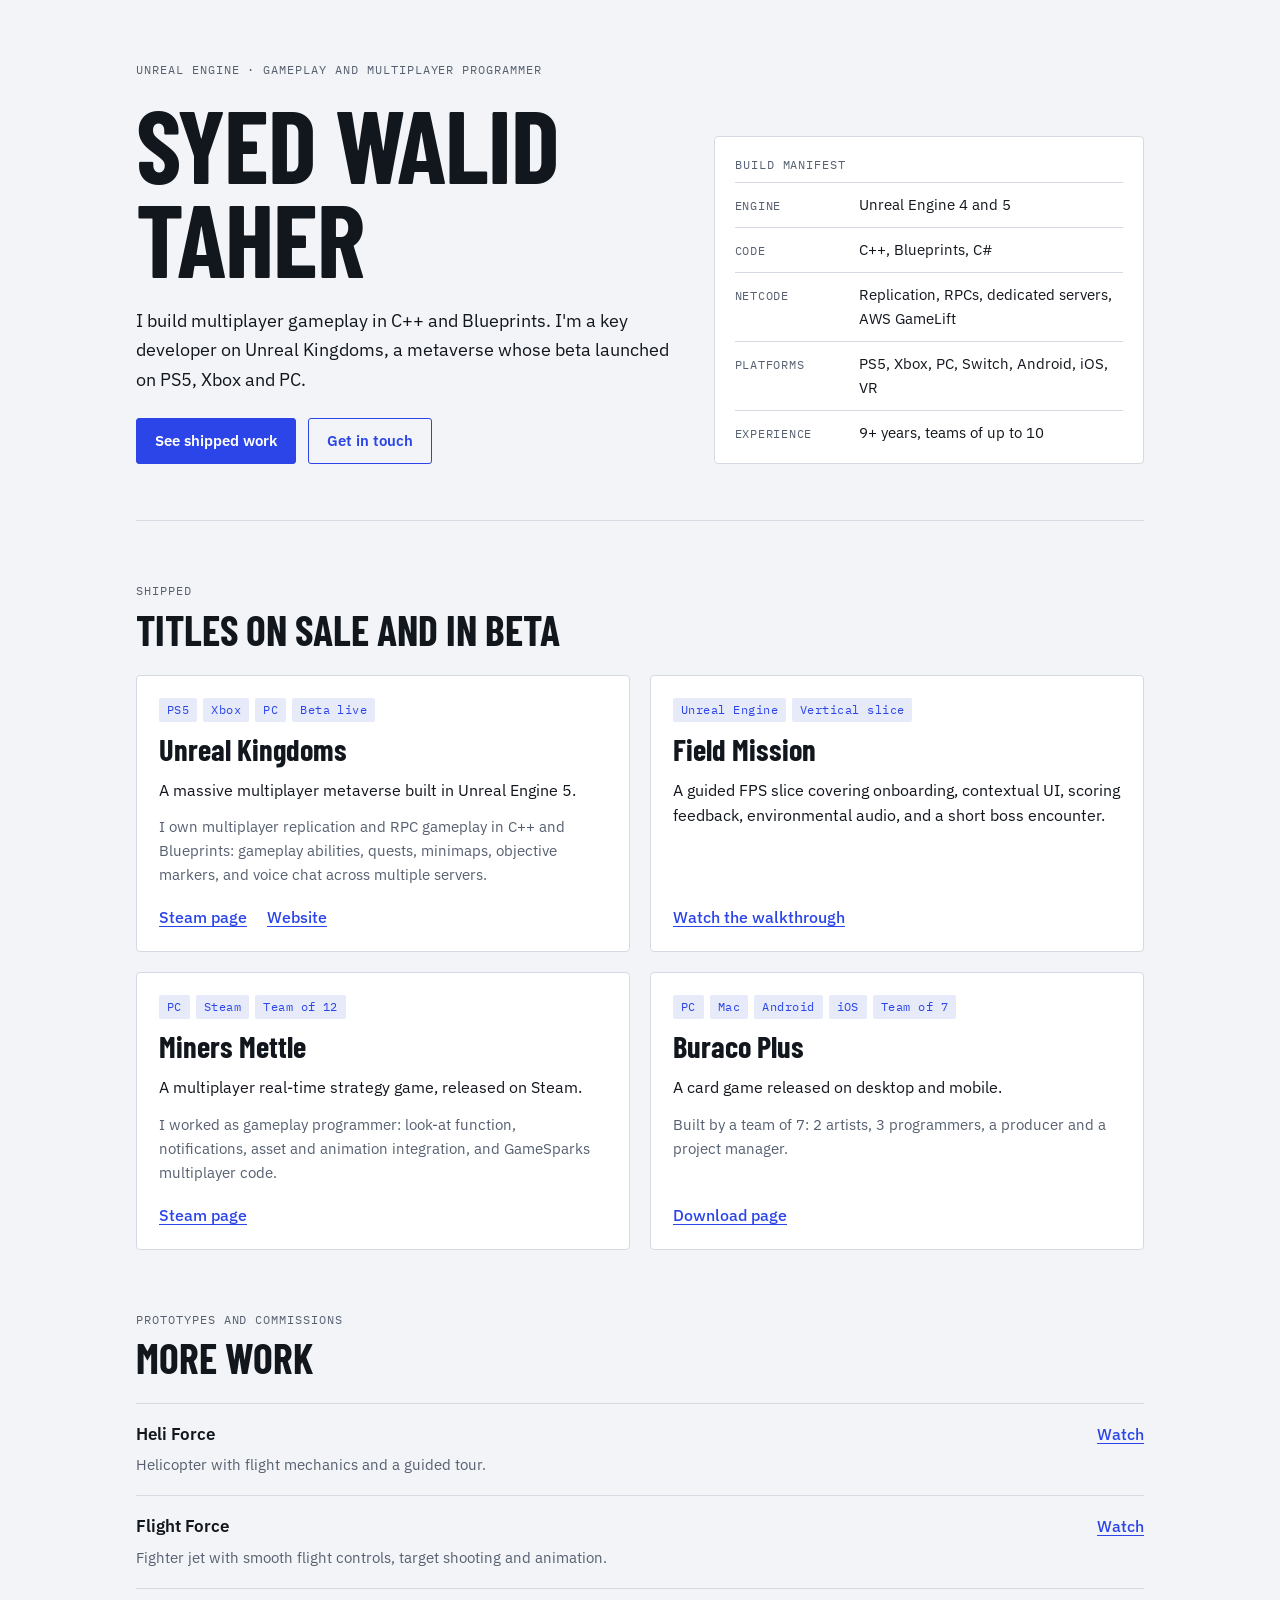
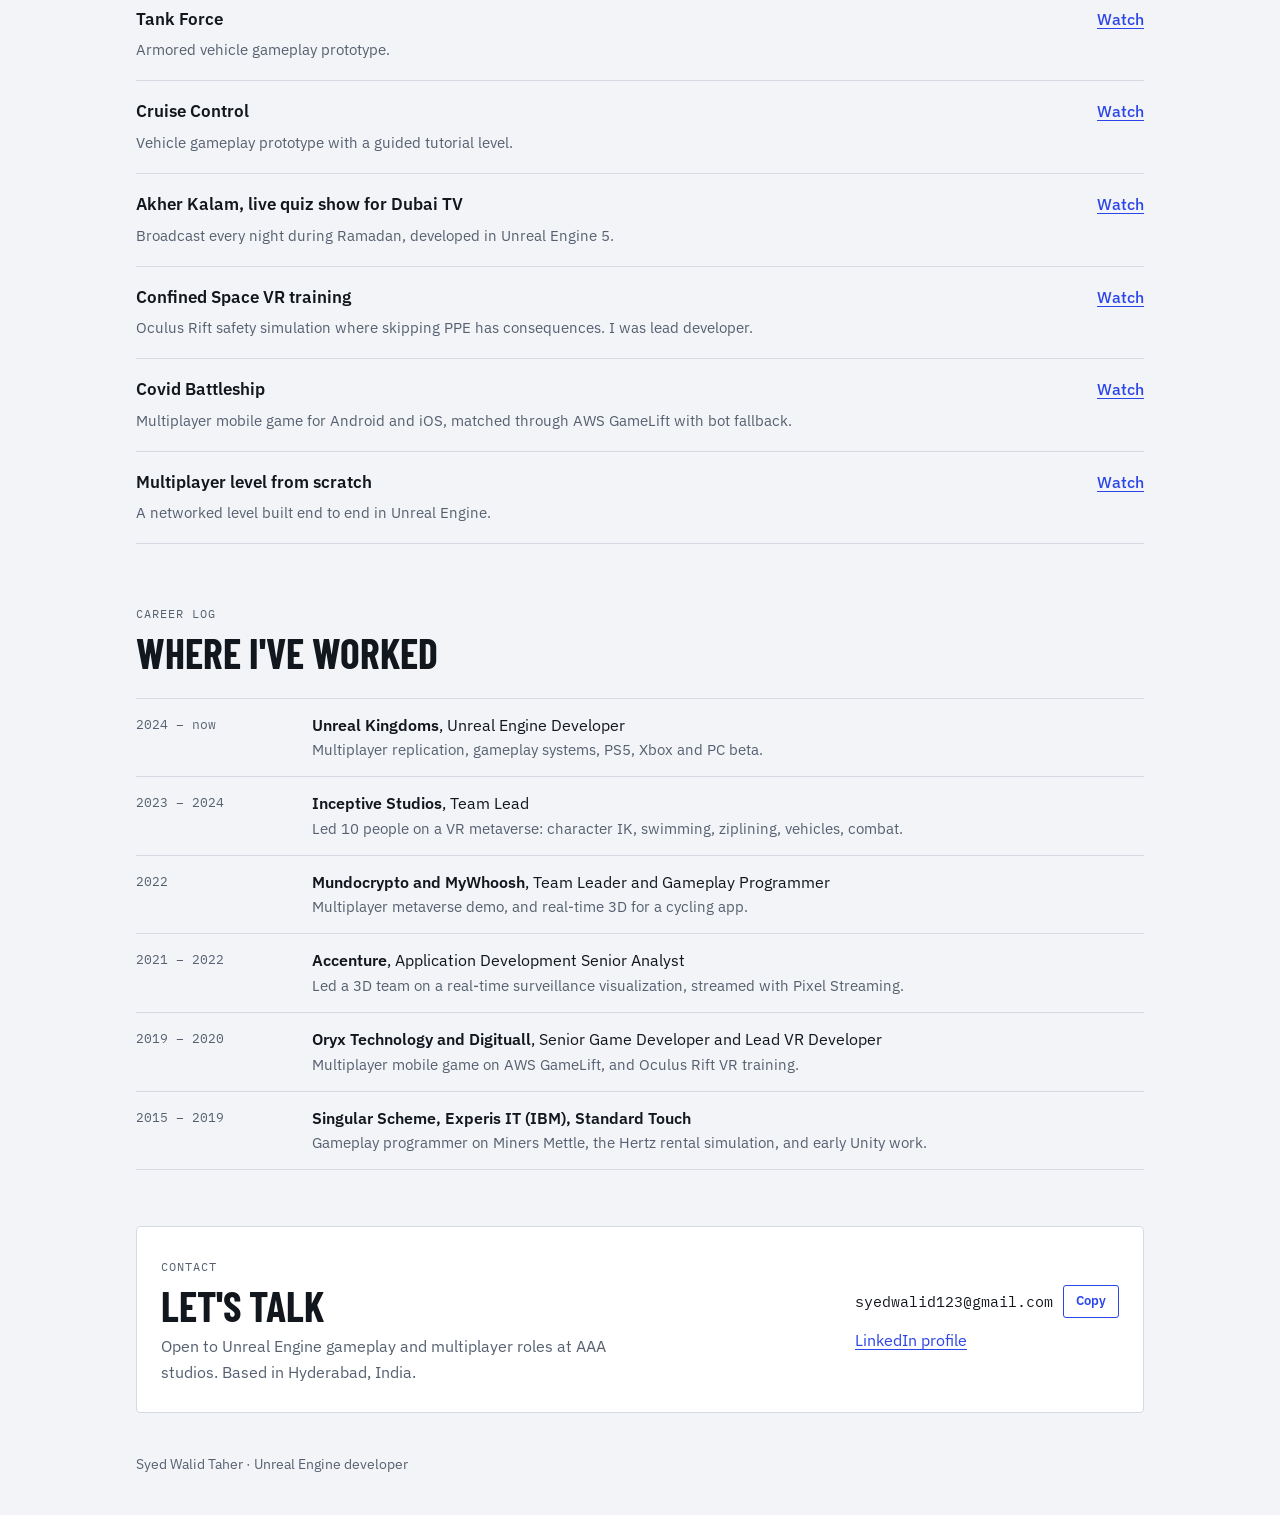
<file: index.html>
<!doctype html>
<html lang="en">
<head>
<meta charset="utf-8">
<meta name="viewport" content="width=device-width, initial-scale=1, viewport-fit=cover">
<title>Syed Walid Taher · Unreal Engine gameplay and multiplayer programmer</title>
<meta name="description" content="Syed Walid Taher: Unreal Engine gameplay and multiplayer programmer. C++ and Blueprints, replication and dedicated servers. Key developer on Unreal Kingdoms.">
<meta name="author" content="Syed Walid Taher">
<meta name="theme-color" content="#F2F4F7" media="(prefers-color-scheme: light)">
<meta name="theme-color" content="#0D1017" media="(prefers-color-scheme: dark)">

<meta property="og:type" content="website">
<meta property="og:title" content="Syed Walid Taher · Unreal Engine gameplay and multiplayer programmer">
<meta property="og:description" content="Syed Walid Taher: Unreal Engine gameplay and multiplayer programmer. C++ and Blueprints, replication and dedicated servers. Key developer on Unreal Kingdoms.">
<meta name="twitter:card" content="summary">

<link rel="icon" href="assets/favicon.svg" type="image/svg+xml">

<link rel="preconnect" href="https://fonts.googleapis.com">
<link rel="preconnect" href="https://fonts.gstatic.com" crossorigin>
<link rel="stylesheet" href="https://fonts.googleapis.com/css2?family=Barlow+Condensed:wght@600;700&family=IBM+Plex+Mono:wght@400;500&family=IBM+Plex+Sans:wght@400;500;600&display=swap">
<link rel="stylesheet" href="assets/css/style.css">
</head>
<body>

<div class="wrap">

  <header class="hero">
    <div>
      <span class="mono">Unreal Engine · Gameplay and multiplayer programmer</span>
      <h1>Syed Walid Taher</h1>
      <p class="lede">I build multiplayer gameplay in C++ and Blueprints. I'm a key developer on Unreal Kingdoms, a metaverse whose beta launched on PS5, Xbox and PC.</p>
      <div class="hero-links">
        <a class="btn btn-primary" href="#shipped">See shipped work</a>
        <a class="btn btn-ghost" href="#contact">Get in touch</a>
      </div>
    </div>

    <div class="manifest">
      <span class="mono">Build manifest</span>
      <dl>
        <div class="row"><dt>Engine</dt><dd>Unreal Engine 4 and 5</dd></div>
        <div class="row"><dt>Code</dt><dd>C++, Blueprints, C#</dd></div>
        <div class="row"><dt>Netcode</dt><dd>Replication, RPCs, dedicated servers, AWS GameLift</dd></div>
        <div class="row"><dt>Platforms</dt><dd>PS5, Xbox, PC, Switch, Android, iOS, VR</dd></div>
        <div class="row"><dt>Experience</dt><dd>9+ years, teams of up to 10</dd></div>
      </dl>
    </div>
  </header>

  <section id="shipped">
    <div class="section-head">
      <span class="mono">Shipped</span>
      <h2>Titles on sale and in beta</h2>
    </div>
    <div class="cards">

      <article class="card">
        <div class="tags"><span class="tag">PS5</span><span class="tag">Xbox</span><span class="tag">PC</span><span class="tag">Beta live</span></div>
        <h3>Unreal Kingdoms</h3>
        <p>A massive multiplayer metaverse built in Unreal Engine 5.</p>
        <p class="role">I own multiplayer replication and RPC gameplay in C++ and Blueprints: gameplay abilities, quests, minimaps, objective markers, and voice chat across multiple servers.</p>
        <div class="links">
          <a href="https://store.steampowered.com/app/2691250/Unreal_Kingdoms/" target="_blank" rel="noopener">Steam page</a>
          <a href="https://www.unrealkingdoms.com/" target="_blank" rel="noopener">Website</a>
        </div>
      </article>

      <article class="card">
        <div class="tags"><span class="tag">Unreal Engine</span><span class="tag">Vertical slice</span></div>
        <h3>Field Mission</h3>
        <p>A guided FPS slice covering onboarding, contextual UI, scoring feedback, environmental audio, and a short boss encounter.</p>
        <div class="links">
          <a href="https://www.linkedin.com/posts/syed-walid-652a68111_gamedev-unrealengine-indiegamedev-ugcPost-7455753933068713984-IAgt" target="_blank" rel="noopener">Watch the walkthrough</a>
        </div>
      </article>

      <article class="card">
        <div class="tags"><span class="tag">PC</span><span class="tag">Steam</span><span class="tag">Team of 12</span></div>
        <h3>Miners Mettle</h3>
        <p>A multiplayer real-time strategy game, released on Steam.</p>
        <p class="role">I worked as gameplay programmer: look-at function, notifications, asset and animation integration, and GameSparks multiplayer code.</p>
        <div class="links">
          <a href="https://store.steampowered.com/app/1058800/Miners_Mettle/" target="_blank" rel="noopener">Steam page</a>
        </div>
      </article>

      <article class="card">
        <div class="tags"><span class="tag">PC</span><span class="tag">Mac</span><span class="tag">Android</span><span class="tag">iOS</span><span class="tag">Team of 7</span></div>
        <h3>Buraco Plus</h3>
        <p>A card game released on desktop and mobile.</p>
        <p class="role">Built by a team of 7: 2 artists, 3 programmers, a producer and a project manager.</p>
        <div class="links">
          <a href="https://www.buraco.plus/en/download/" target="_blank" rel="noopener">Download page</a>
        </div>
      </article>

    </div>
  </section>

  <section id="more">
    <div class="section-head">
      <span class="mono">Prototypes and commissions</span>
      <h2>More work</h2>
    </div>
    <div class="list">

      <div class="item">
        <h3>Heli Force</h3>
        <p>Helicopter with flight mechanics and a guided tour.</p>
        <a class="go" href="https://www.linkedin.com/posts/syed-walid-652a68111_heli-force-this-is-my-latest-project-developed-ugcPost-7432199489521692672-6a0H" target="_blank" rel="noopener">Watch</a>
      </div>
      <div class="item">
        <h3>Flight Force</h3>
        <p>Fighter jet with smooth flight controls, target shooting and animation.</p>
        <a class="go" href="https://www.linkedin.com/posts/syed-walid-652a68111_flight-force-my-latest-unreal-engine-ugcPost-7427320530753552386-p_u-" target="_blank" rel="noopener">Watch</a>
      </div>
      <div class="item">
        <h3>Tank Force</h3>
        <p>Armored vehicle gameplay prototype.</p>
        <a class="go" href="https://www.linkedin.com/posts/syed-walid-652a68111_last-few-days-i-have-been-working-on-this-activity-7429949562062176256-X3x5" target="_blank" rel="noopener">Watch</a>
      </div>
      <div class="item">
        <h3>Cruise Control</h3>
        <p>Vehicle gameplay prototype with a guided tutorial level.</p>
        <a class="go" href="https://www.linkedin.com/posts/syed-walid-652a68111_gamedev-unrealengine-indiegamedev-activity-7435356790151806976-8qSp" target="_blank" rel="noopener">Watch</a>
      </div>
      <div class="item">
        <h3>Akher Kalam, live quiz show for Dubai TV</h3>
        <p>Broadcast every night during Ramadan, developed in Unreal Engine 5.</p>
        <a class="go" href="https://www.linkedin.com/posts/syed-walid-652a68111_dubaitv-unrealengine5-unrealengine-activity-7184788170385895425-hfgG" target="_blank" rel="noopener">Watch</a>
      </div>
      <div class="item">
        <h3>Confined Space VR training</h3>
        <p>Oculus Rift safety simulation where skipping PPE has consequences. I was lead developer.</p>
        <a class="go" href="https://www.linkedin.com/posts/syed-walid-652a68111_unrealengine4-ue4-gamedevelopment-activity-6832316091490988033-arqy" target="_blank" rel="noopener">Watch</a>
      </div>
      <div class="item">
        <h3>Covid Battleship</h3>
        <p>Multiplayer mobile game for Android and iOS, matched through AWS GameLift with bot fallback.</p>
        <a class="go" href="https://www.linkedin.com/posts/syed-walid-652a68111_unrealengine4-android-ios-activity-6832298562634739713-QXdJ" target="_blank" rel="noopener">Watch</a>
      </div>
      <div class="item">
        <h3>Multiplayer level from scratch</h3>
        <p>A networked level built end to end in Unreal Engine.</p>
        <a class="go" href="https://www.linkedin.com/posts/syed-walid-652a68111_i-gave-a-shot-at-creating-multiplayer-level-activity-7208025067425845248-3XTA" target="_blank" rel="noopener">Watch</a>
      </div>

    </div>
  </section>

  <section id="career">
    <div class="section-head">
      <span class="mono">Career log</span>
      <h2>Where I've worked</h2>
    </div>
    <div class="log">
      <div class="entry"><span class="when">2024 – now</span><span><strong>Unreal Kingdoms</strong>, Unreal Engine Developer<span class="what">Multiplayer replication, gameplay systems, PS5, Xbox and PC beta.</span></span></div>
      <div class="entry"><span class="when">2023 – 2024</span><span><strong>Inceptive Studios</strong>, Team Lead<span class="what">Led 10 people on a VR metaverse: character IK, swimming, ziplining, vehicles, combat.</span></span></div>
      <div class="entry"><span class="when">2022</span><span><strong>Mundocrypto and MyWhoosh</strong>, Team Leader and Gameplay Programmer<span class="what">Multiplayer metaverse demo, and real-time 3D for a cycling app.</span></span></div>
      <div class="entry"><span class="when">2021 – 2022</span><span><strong>Accenture</strong>, Application Development Senior Analyst<span class="what">Led a 3D team on a real-time surveillance visualization, streamed with Pixel Streaming.</span></span></div>
      <div class="entry"><span class="when">2019 – 2020</span><span><strong>Oryx Technology and Digituall</strong>, Senior Game Developer and Lead VR Developer<span class="what">Multiplayer mobile game on AWS GameLift, and Oculus Rift VR training.</span></span></div>
      <div class="entry"><span class="when">2015 – 2019</span><span><strong>Singular Scheme, Experis IT (IBM), Standard Touch</strong><span class="what">Gameplay programmer on Miners Mettle, the Hertz rental simulation, and early Unity work.</span></span></div>
    </div>
  </section>

  <section id="contact">
    <div class="contact">
      <div>
        <span class="mono">Contact</span>
        <h2>Let's talk</h2>
        <p>Open to Unreal Engine gameplay and multiplayer roles at AAA studios. Based in Hyderabad, India.</p>
      </div>
      <div class="contact-actions">
        <div class="email-row">
          <span class="email" id="email-text">syedwalid123@gmail.com</span>
          <button class="copy" id="copy-email" type="button">Copy</button>
        </div>
        <a href="https://www.linkedin.com/in/syed-walid-652a68111/" target="_blank" rel="noopener">LinkedIn profile</a>
      </div>
    </div>
  </section>

  <footer>Syed Walid Taher · Unreal Engine developer</footer>
</div>

<script src="assets/js/main.js" defer></script>
</body>
</html>
</file>
<file: assets/css/style.css>
/* Portfolio styles. Safe-area + base reset first, then the design. */
:root{color-scheme:light;box-sizing:border-box;padding-top:env(safe-area-inset-top,0px);padding-bottom:env(safe-area-inset-bottom,0px)}html{scroll-padding-top:env(safe-area-inset-top,0px)}body{margin:0;padding:0}img{max-width:100%}[hidden]:not([hidden=until-found i]){display:none!important}

/* Layout: left-aligned build-sheet. Hero with a manifest panel beside it, four shipped-work cards, a ruled list of other work, a compact career log, contact at the foot. */
:root {
  --bg: #F2F4F7;
  --surface: #FFFFFF;
  --ink: #12161D;
  --muted: #566070;
  --line: #D5DAE2;
  --accent: #2B45E8;
  --accent-ink: #FFFFFF;
  --tag-bg: #E6EAF9;
  --font-display: "Barlow Condensed", "Arial Narrow", "Helvetica Neue", Arial, sans-serif;
  --font-body: "IBM Plex Sans", "Segoe UI", system-ui, sans-serif;
  --font-mono: "IBM Plex Mono", ui-monospace, "SFMono-Regular", Menlo, Consolas, monospace;
}
@media (prefers-color-scheme: dark) {
  :root:not([data-theme="light"]) {
    --bg: #0D1017;
    --surface: #151A23;
    --ink: #E8ECF3;
    --muted: #9AA5B6;
    --line: #262D3A;
    --accent: #8CA0FF;
    --accent-ink: #0D1017;
    --tag-bg: #1E2540;
    color-scheme: dark;
  }
}
:root[data-theme="dark"] {
  --bg: #0D1017;
  --surface: #151A23;
  --ink: #E8ECF3;
  --muted: #9AA5B6;
  --line: #262D3A;
  --accent: #8CA0FF;
  --accent-ink: #0D1017;
  --tag-bg: #1E2540;
  color-scheme: dark;
}

* { box-sizing: border-box; }
body {
  background: var(--bg);
  color: var(--ink);
  font-family: var(--font-body);
  font-size: 16px;
  line-height: 1.6;
}
a { color: var(--accent); text-underline-offset: 3px; }
a:hover { text-decoration-thickness: 2px; }
a:focus-visible, button:focus-visible {
  outline: 2px solid var(--accent);
  outline-offset: 3px;
  border-radius: 2px;
}

.wrap {
  max-width: 1040px;
  margin-inline: auto;
  padding-block: 56px 40px;
  padding-left: max(16px, env(safe-area-inset-left, 0px));
  padding-right: max(16px, env(safe-area-inset-right, 0px));
}

.mono {
  font-family: var(--font-mono);
  font-size: 12px;
  letter-spacing: 0.08em;
  text-transform: uppercase;
  color: var(--muted);
}

/* Hero */
.hero {
  display: grid;
  grid-template-columns: minmax(0, 1.25fr) minmax(0, 1fr);
  gap: 40px;
  align-items: end;
  padding-bottom: 56px;
  border-bottom: 1px solid var(--line);
}
.hero h1 {
  font-family: var(--font-display);
  font-weight: 700;
  font-size: clamp(3.4rem, 9vw, 6.4rem);
  line-height: 0.92;
  letter-spacing: -0.01em;
  text-transform: uppercase;
  margin: 14px 0 22px;
  text-wrap: balance;
}
.lede {
  font-size: 1.15rem;
  max-width: 34em;
  margin: 0 0 24px;
}
.hero-links { display: flex; flex-wrap: wrap; gap: 12px; }
.btn {
  display: inline-block;
  font-weight: 600;
  font-size: 15px;
  padding: 10px 18px;
  border-radius: 3px;
  text-decoration: none;
  border: 1px solid var(--accent);
}
.btn-primary { background: var(--accent); color: var(--accent-ink); }
.btn-ghost { color: var(--accent); background: transparent; }
.btn:hover { text-decoration: none; filter: brightness(1.08); }

.manifest {
  background: var(--surface);
  border: 1px solid var(--line);
  border-radius: 4px;
  padding: 18px 20px 8px;
  min-width: 0;
}
.manifest .mono { display: block; margin-bottom: 8px; }
.manifest dl { margin: 0; }
.manifest .row {
  display: grid;
  grid-template-columns: 7.5em minmax(0, 1fr);
  gap: 12px;
  padding: 10px 0;
  border-top: 1px solid var(--line);
  font-size: 15px;
}
.manifest dt {
  font-family: var(--font-mono);
  font-size: 12px;
  letter-spacing: 0.06em;
  text-transform: uppercase;
  color: var(--muted);
  padding-top: 3px;
}
.manifest dd { margin: 0; min-width: 0; overflow-wrap: anywhere; }

/* Sections */
section { padding-top: 56px; }
.section-head { margin-bottom: 24px; }
h2 {
  font-family: var(--font-display);
  font-weight: 700;
  font-size: clamp(1.9rem, 4vw, 2.6rem);
  line-height: 1;
  text-transform: uppercase;
  margin: 6px 0 0;
}

/* Shipped cards */
.cards {
  display: grid;
  grid-template-columns: repeat(auto-fit, minmax(min(100%, 440px), 1fr));
  gap: 20px;
}
.card {
  background: var(--surface);
  border: 1px solid var(--line);
  border-radius: 4px;
  padding: 22px 22px 20px;
  display: flex;
  flex-direction: column;
  gap: 12px;
  min-width: 0;
}
.tags { display: flex; flex-wrap: wrap; gap: 6px; }
.tag {
  font-family: var(--font-mono);
  font-size: 11.5px;
  letter-spacing: 0.04em;
  background: var(--tag-bg);
  color: var(--accent);
  padding: 3px 8px;
  border-radius: 2px;
}
.card h3 {
  font-family: var(--font-display);
  font-weight: 700;
  font-size: 1.9rem;
  line-height: 1.05;
  margin: 0;
}
.card p { margin: 0; color: var(--ink); }
.card .role { color: var(--muted); font-size: 15px; }
.card .links { margin-top: auto; padding-top: 6px; display: flex; flex-wrap: wrap; gap: 8px 20px; font-weight: 500; }

/* Other work list */
.list { border-top: 1px solid var(--line); }
.item {
  display: grid;
  grid-template-columns: minmax(0, 1fr) auto;
  gap: 4px 24px;
  padding: 18px 0;
  border-bottom: 1px solid var(--line);
  align-items: baseline;
}
.item h3 { font-size: 1.05rem; font-weight: 600; margin: 0; line-height: 1.35; }
.item p { margin: 2px 0 0; color: var(--muted); font-size: 15px; grid-column: 1; max-width: 46em; }
.item .go { grid-column: 2; grid-row: 1; font-weight: 500; white-space: nowrap; }

/* Career log */
.log { border-top: 1px solid var(--line); }
.log .entry {
  display: grid;
  grid-template-columns: 9.5em minmax(0, 1fr);
  gap: 4px 24px;
  padding: 14px 0;
  border-bottom: 1px solid var(--line);
}
.log .when {
  font-family: var(--font-mono);
  font-size: 13px;
  color: var(--muted);
  padding-top: 2px;
}
.log strong { font-weight: 600; }
.log .what { color: var(--muted); font-size: 15px; display: block; }

/* Contact */
.contact {
  background: var(--surface);
  border: 1px solid var(--line);
  border-radius: 4px;
  padding: 26px 24px;
  display: grid;
  grid-template-columns: minmax(0, 1fr) auto;
  gap: 20px 32px;
  align-items: center;
}
.contact h2 { margin-bottom: 8px; }
.contact p { margin: 0; color: var(--muted); max-width: 30em; }
.contact-actions { display: flex; flex-direction: column; gap: 10px; min-width: 0; }
.email-row { display: flex; flex-wrap: wrap; align-items: center; gap: 10px; }
.email {
  font-family: var(--font-mono);
  font-size: 15px;
  user-select: all;
  overflow-wrap: anywhere;
}
.copy {
  font: inherit;
  font-size: 13px;
  font-weight: 600;
  color: var(--accent);
  background: transparent;
  border: 1px solid var(--accent);
  border-radius: 3px;
  padding: 5px 12px;
  cursor: pointer;
}
.copy:hover { background: var(--tag-bg); }

footer { padding-top: 40px; color: var(--muted); font-size: 14px; }

@media (max-width: 780px) {
  .hero { grid-template-columns: minmax(0, 1fr); gap: 32px; }
  .contact { grid-template-columns: minmax(0, 1fr); }
  .log .entry { grid-template-columns: minmax(0, 1fr); gap: 2px; }
  .item { grid-template-columns: minmax(0, 1fr); }
  .item .go { grid-column: 1; grid-row: auto; margin-top: 6px; }
  .manifest .row { grid-template-columns: 6.5em minmax(0, 1fr); }
}
@media (prefers-reduced-motion: reduce) {
  * { transition: none !important; scroll-behavior: auto !important; }
}
</file>
